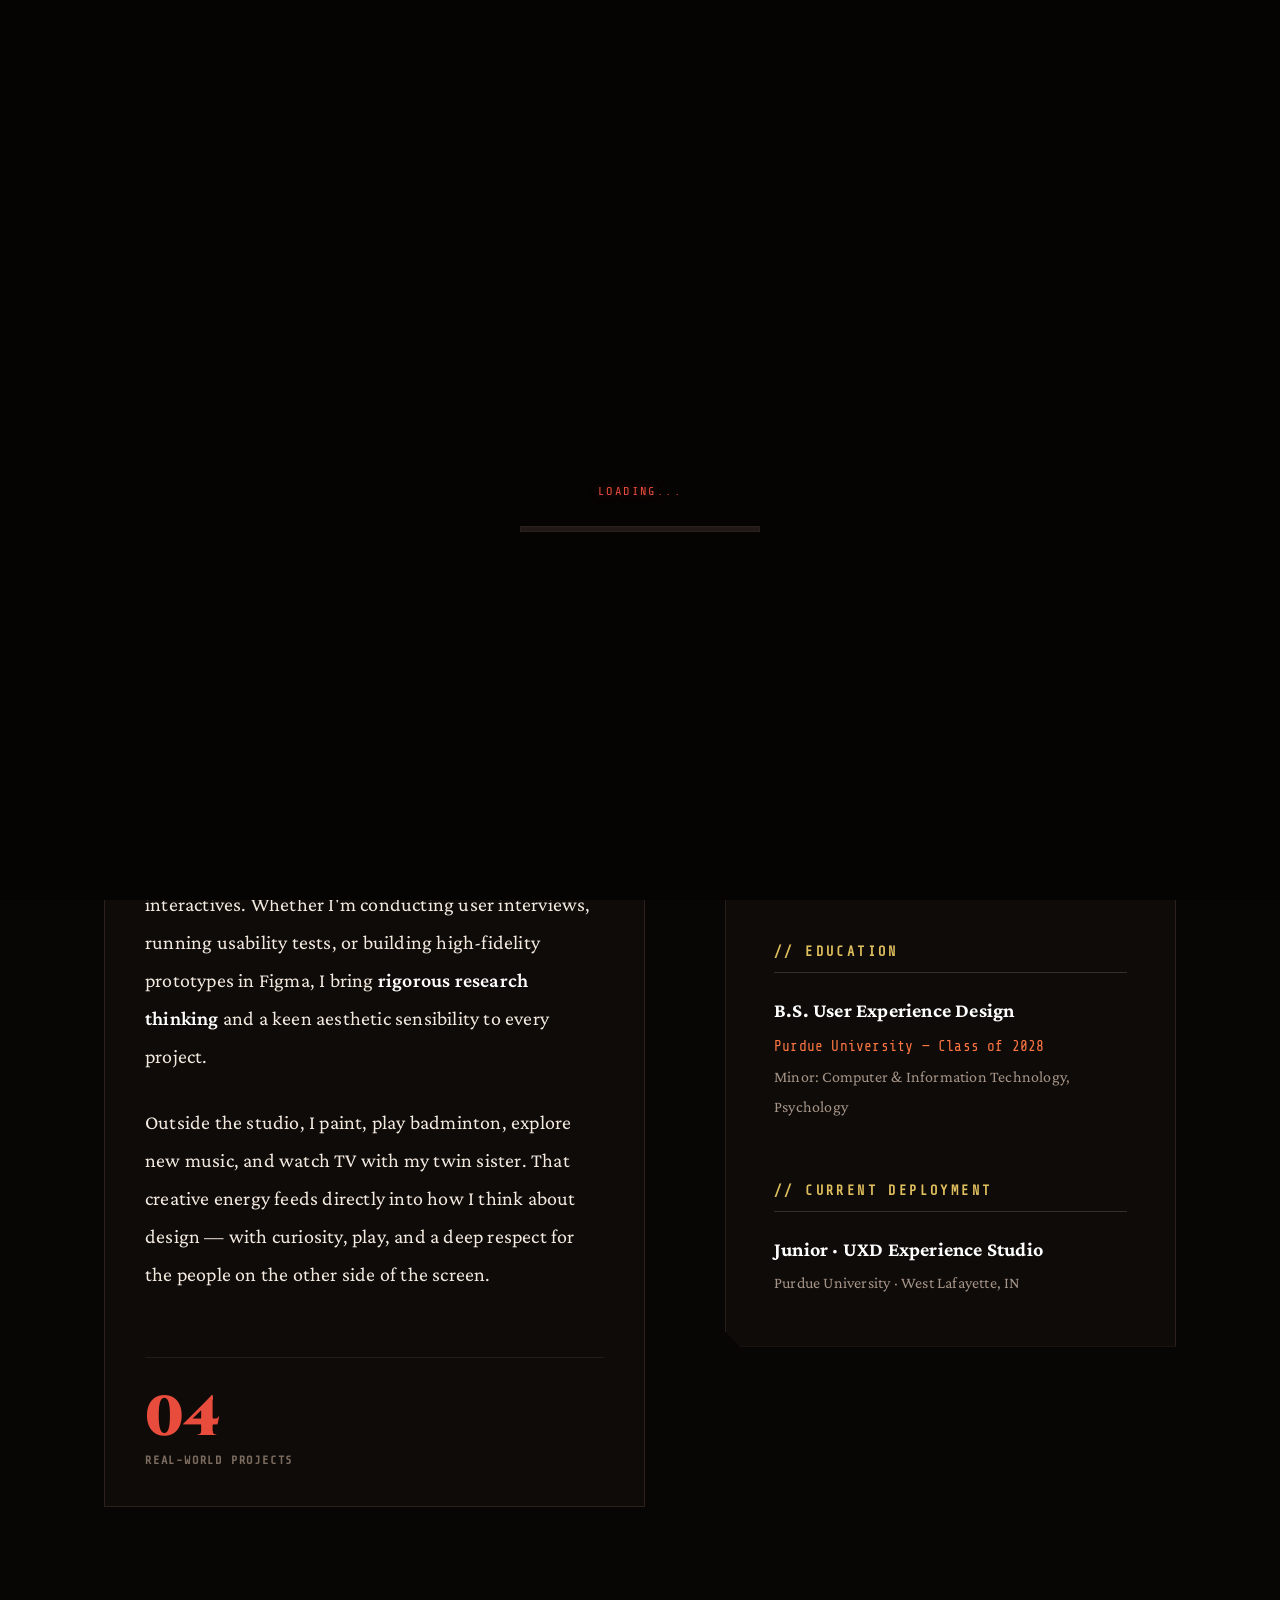
<file: about.html>
<!DOCTYPE html>
<html lang="en">
<head>
  <meta charset="UTF-8" />
  <meta name="viewport" content="width=device-width, initial-scale=1.0" />
  <title>About — Amrita Saripalli</title>
  <link rel="preconnect" href="https://fonts.googleapis.com">
  <link rel="preconnect" href="https://fonts.gstatic.com" crossorigin>
  <link href="https://fonts.googleapis.com/css2?family=Cinzel:wght@400;600;900&family=Crimson+Pro:ital,wght@0,300;0,400;0,600;1,300;1,400&family=Share+Tech+Mono&display=swap" rel="stylesheet">
  <link rel="stylesheet" href="style.css">
</head>
<body>

  <div id="game-loader">
    <div class="loader-content">
      <div class="pixel-leon"></div>
      <p class="loader-text">LOADING...</p>
      <div class="loader-bar-container">
        <div class="loader-bar"></div>
      </div>
    </div>
  </div>

  <div id="cursor-dot"></div>
  <div id="cursor-ring"></div>

  <nav>
    <a href="index.html" class="nav-logo">Amrita Saripalli</a>
    <ul class="nav-links">
      <li><a href="about.html" style="color: var(--canvas);">About</a></li>
      <li><a href="index.html#projects">Work</a></li>
      <li><a href="index.html#contact">Contact</a></li>
    </ul>
  </nav>

  <main class="clean-about-wrapper">
    <header class="about-hero-header">
      <h2 class="section-title">Designer. Researcher.<br>Problem Solver.</h2>
      <div class="section-divider"></div>
    </header>

    <div class="clean-about-grid">
      
      <section class="bio-panel standard-about-box">
        <div class="text-block biography-content-text">
          <p>
            I'm <strong>Amrita Saripalli</strong>, a second-year UX Design student at Purdue University pursuing a Bachelor's degree with a minor in <em>Computer & Information Technology</em>. I sit at the intersection of design, technology, and human behavior — driven by a belief that the best digital experiences feel invisible.
          </p>
          <p>
            My work spans enterprise analytics platforms, AI-powered marketing tools, and museum exhibit interactives. Whether I'm conducting user interviews, running usability tests, or building high-fidelity prototypes in Figma, I bring <strong>rigorous research thinking</strong> and a keen aesthetic sensibility to every project.
          </p>
          <p>
            Outside the studio, I paint, play badminton, explore new music, and watch TV with my twin sister. That creative energy feeds directly into how I think about design — with curiosity, play, and a deep respect for the people on the other side of the screen.
          </p>
        </div>

        <div class="clean-stats-row">
          <div class="clean-stat-item">
            <span class="stat-num">04</span>
            <span class="stat-lbl">Real-World Projects</span>
      </section>

      <aside class="meta-panel">
        
        <div class="meta-section">
          <h4 class="meta-title">// Tools & Methods</h4>
          <div class="clean-tags-container">
            <span class="tag">Figma,</span>
            <span class="tag">Framer,</span>
            <span class="tag">Notion,</span>
            <span class="tag">HTML / CSS,</span>
            <span class="tag">User Interviews,</span>
            <span class="tag">Usability Testing,</span>
            <span class="tag">Journey Mapping,</span>
            <span class="tag">Affinity Diagrams,</span>
            <span class="tag">Competitive Analysis,</span>
            <span class="tag">Wireframing,</span>
            <span class="tag">Hi-Fi Prototyping,</span>
            <span class="tag">A/B Testing,</span>
            <span class="tag">Concept Testing</span>
          </div>
        </div>

        <div class="meta-section">
          <h4 class="meta-title">// Education</h4>
          <div class="meta-details">
            <strong>B.S. User Experience Design</strong>
            <p class="sub-detail">Purdue University — Class of 2028</p>
            <p class="ash-detail">Minor: Computer & Information Technology, Psychology</p>
          </div>
        </div>

        <div class="meta-section">
          <h4 class="meta-title">// Current Deployment</h4>
          <div class="meta-details">
            <strong>Junior · UXD Experience Studio</strong>
            <p class="ash-detail">Purdue University · West Lafayette, IN</p>
          </div>
        </div>

      </aside>
    </div>
  </main>

  <div id="global-teleport-leon" class="global-patrol-leon">
    <div class="beam-cone-ray"></div>
  </div>

  <script src="main.js"></script>
</body>
</html>
</file>
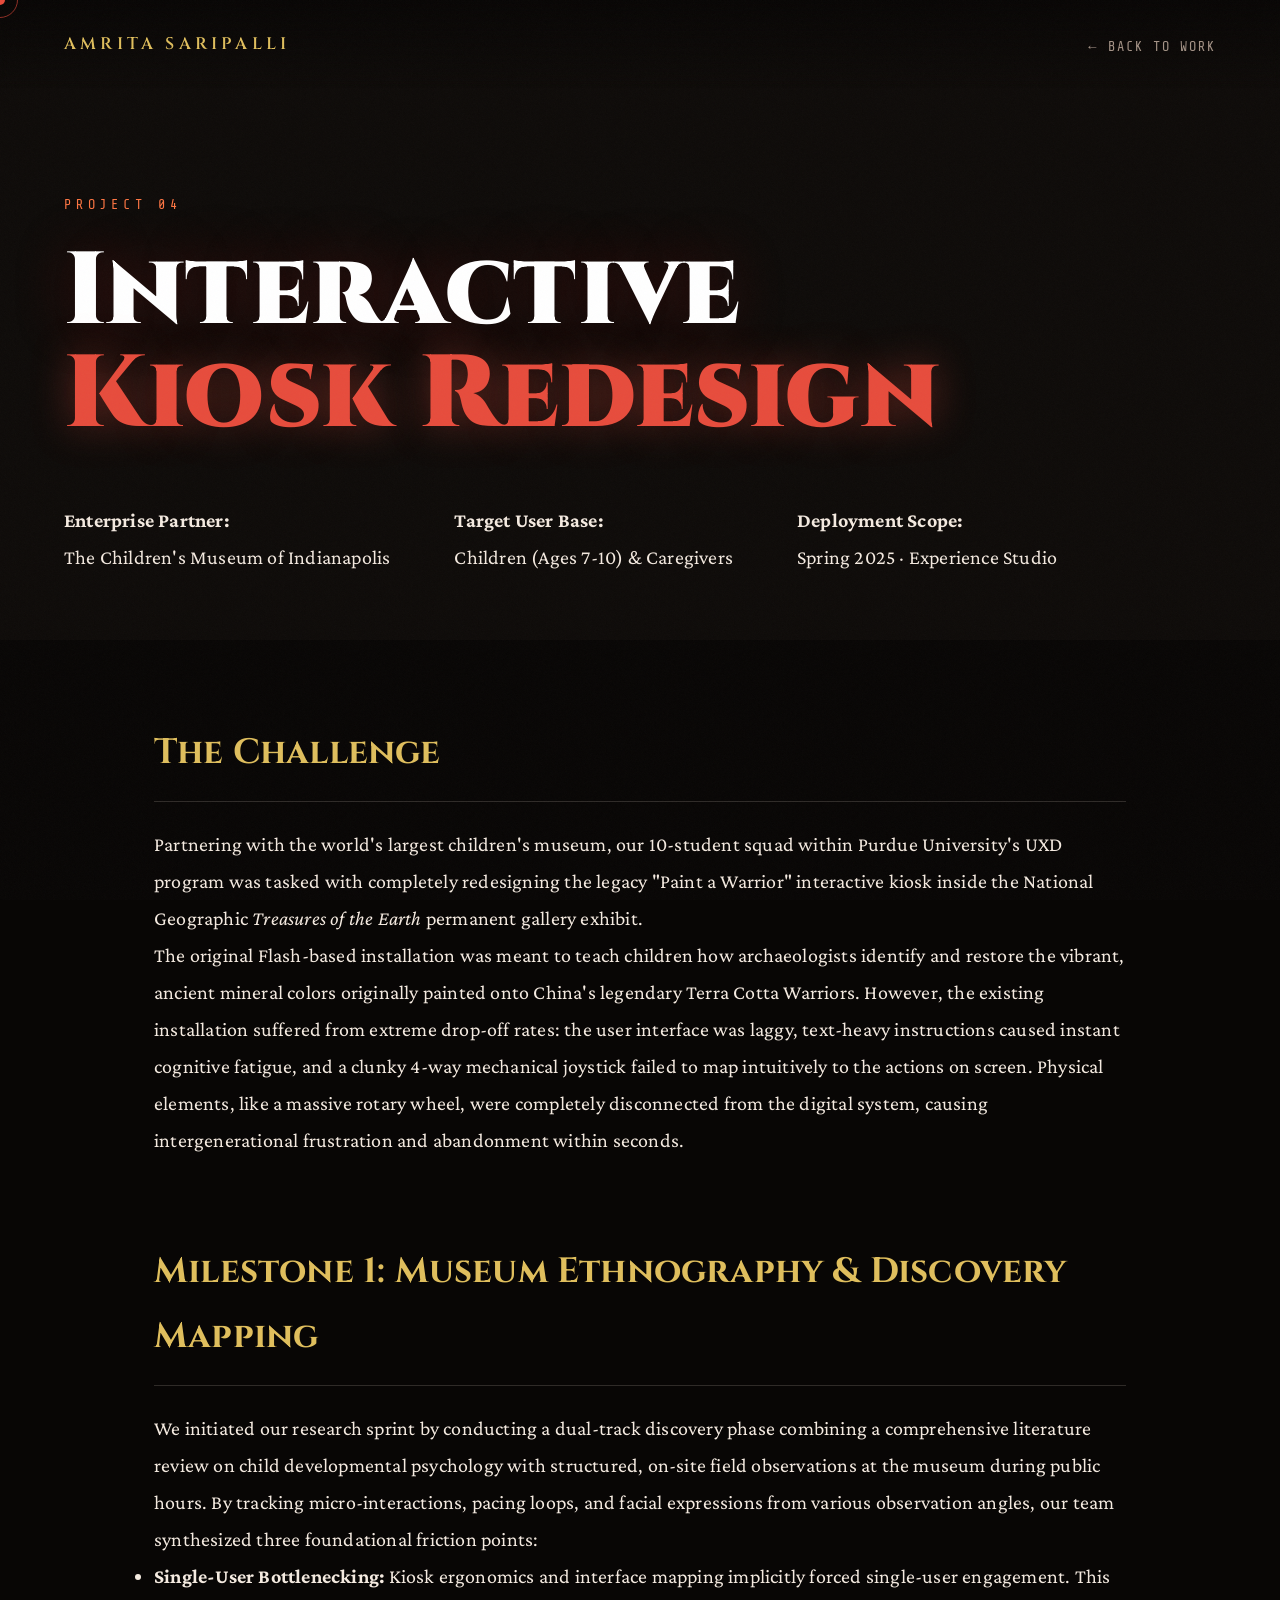
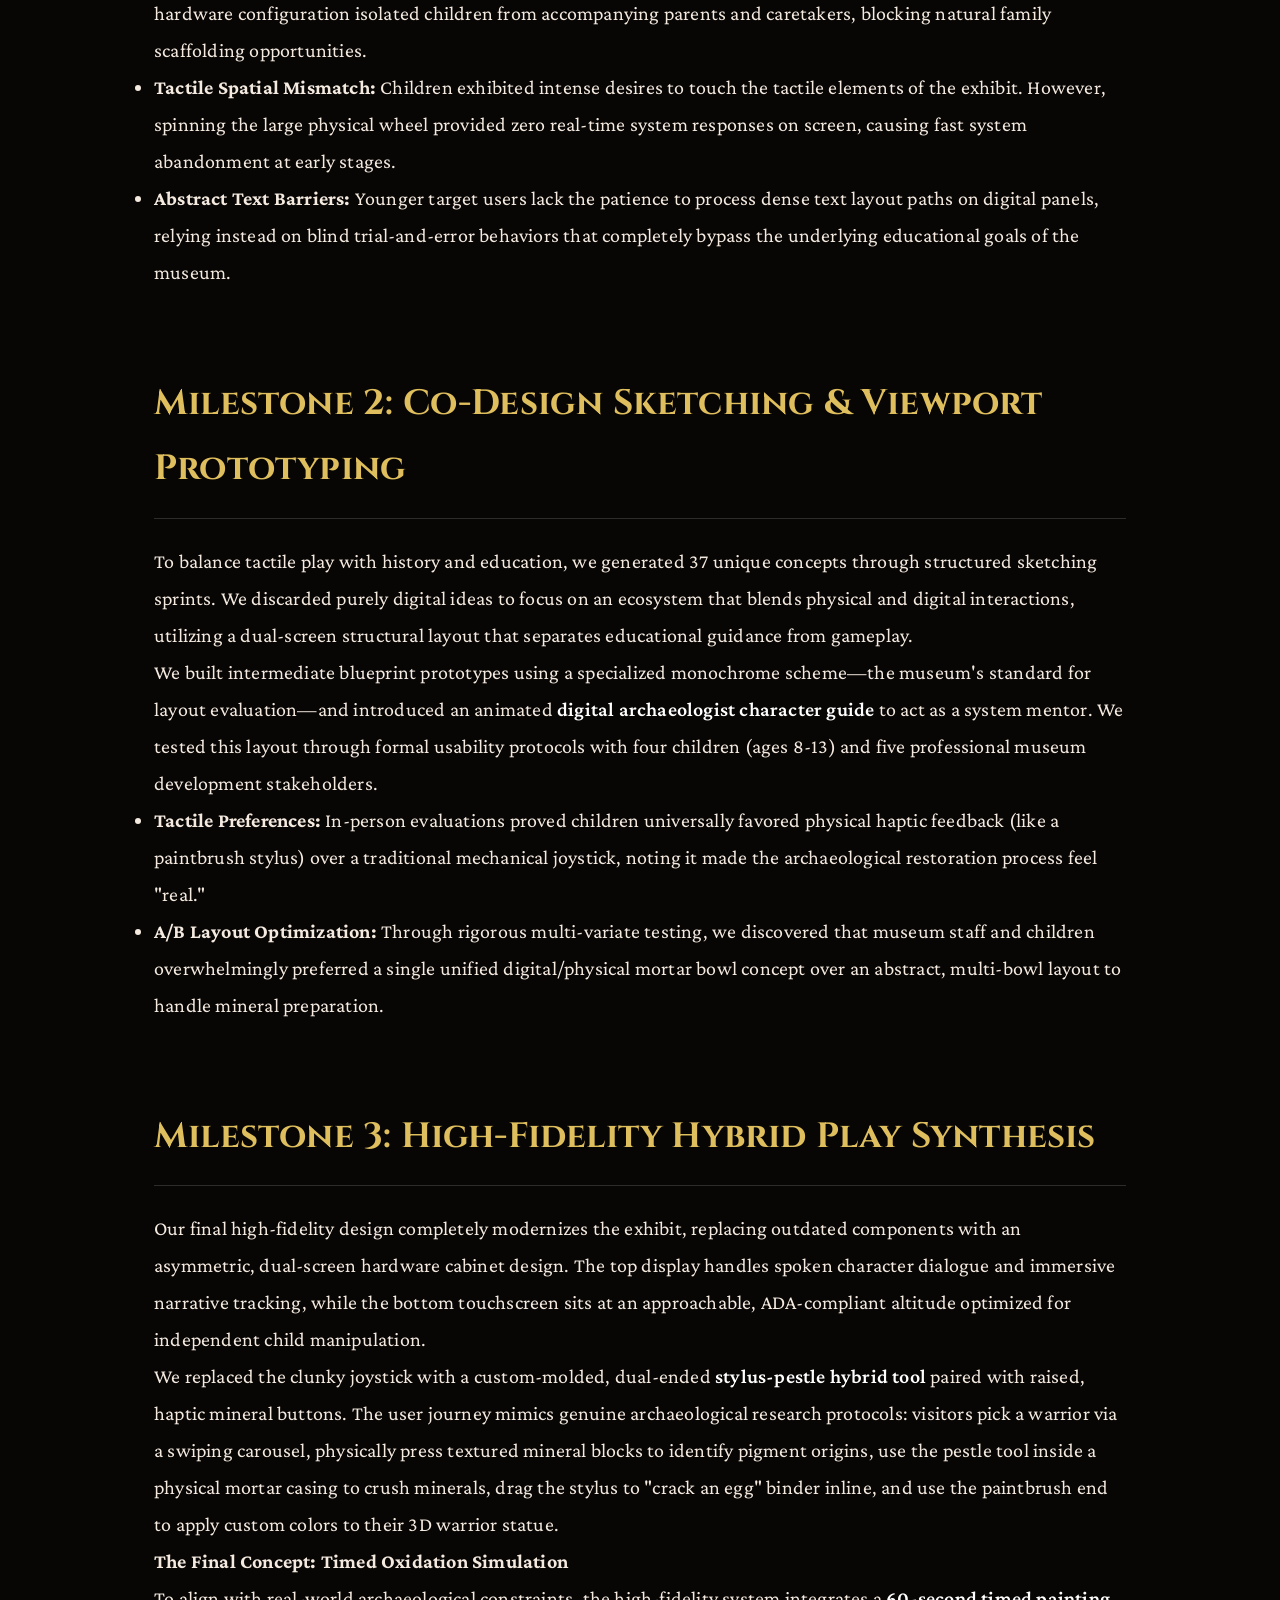
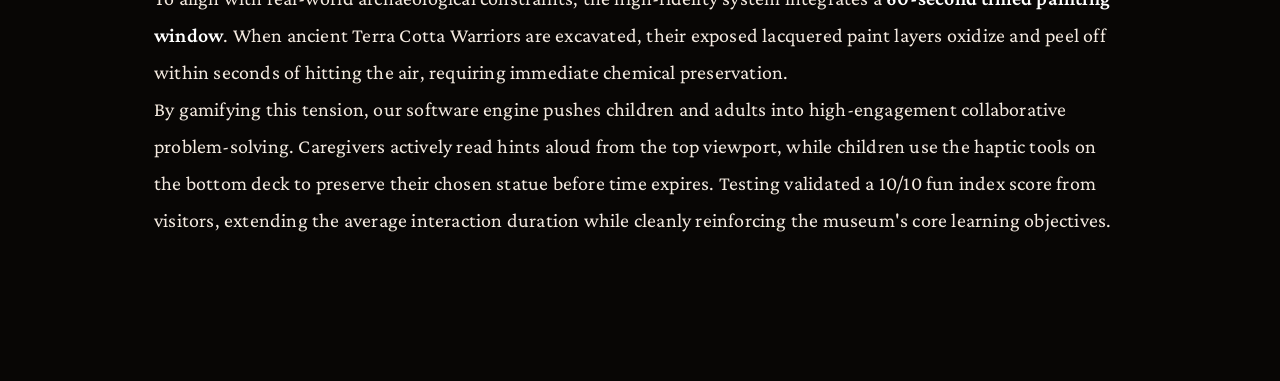
<file: indy_museum.html>
<!DOCTYPE html>
<html lang="en">
<head>
  <meta charset="UTF-8" />
  <meta name="viewport" content="width=device-width, initial-scale=1.0" />
  <title>Indianapolis Children's Museum — Case Study</title>
  <link rel="preconnect" href="https://fonts.googleapis.com">
  <link rel="preconnect" href="https://fonts.gstatic.com" crossorigin>
  <link href="https://fonts.googleapis.com/css2?family=Cinzel:wght@400;600;900&family=Crimson+Pro:ital,wght@0,300;0,400;0,600;1,300;1,400&family=Share+Tech+Mono&display=swap" rel="stylesheet">
  <link rel="stylesheet" href="style.css">
  <style>
    #project-hero { padding: 12rem 4rem 4rem; background: var(--void); }
    .case-study-body { padding: 0 4rem 8rem; max-width: 1100px; margin: 0 auto; }
    .phase-heading { font-family: var(--font-display); font-size: 2.2rem; color: var(--gold); margin: 5rem 0 1.5rem; border-bottom: 1px solid var(--fog-md); padding-bottom: 1rem; }
  </style>
</head>
<body>

  <div id="cursor-dot"></div>
  <div id="cursor-ring"></div>

  <nav>
    <a href="index.html" class="nav-logo">Amrita Saripalli</a>
    <ul class="nav-links">
      <li><a href="index.html#projects">← Back to Work</a></li>
    </ul>
  </nav>

  <section id="project-hero">
    <p class="hero-eyebrow">Project 04</p>
    <h1 class="hero-name" style="font-size: clamp(3rem, 6vw, 4.8rem);">Interactive<br><span>Kiosk Redesign</span></h1>
    
    <div class="project-meta" style="display: flex; flex-wrap: wrap; gap: 4rem; margin-top: 3.5rem; text-align: left;">
      <div><span><strong>Enterprise Partner:</strong><br>The Children's Museum of Indianapolis</span></div>
      <div><span><strong>Target User Base:</strong><br>Children (Ages 7-10) &amp; Caregivers</span></div>
      <div><span><strong>Deployment Scope:</strong><br>Spring 2025 · Experience Studio</span></div>
    </div>
  </section>

  <main class="case-study-body">
    
    <h2 class="phase-heading">The Challenge</h2>
    <div class="project-desc">
      <p>
        Partnering with the world's largest children's museum, our 10-student squad within Purdue University's UXD program was tasked with completely redesigning the legacy "Paint a Warrior" interactive kiosk inside the National Geographic <em>Treasures of the Earth</em> permanent gallery exhibit. 
      </p>
      <p>
        The original Flash-based installation was meant to teach children how archaeologists identify and restore the vibrant, ancient mineral colors originally painted onto China's legendary Terra Cotta Warriors. However, the existing installation suffered from extreme drop-off rates: the user interface was laggy, text-heavy instructions caused instant cognitive fatigue, and a clunky 4-way mechanical joystick failed to map intuitively to the actions on screen. Physical elements, like a massive rotary wheel, were completely disconnected from the digital system, causing intergenerational frustration and abandonment within seconds.
      </p>
    </div>

    <h2 class="phase-heading">Milestone 1: Museum Ethnography &amp; Discovery Mapping</h2>
    <div class="project-desc">
      <p>
        We initiated our research sprint by conducting a dual-track discovery phase combining a comprehensive literature review on child developmental psychology with structured, on-site field observations at the museum during public hours. By tracking micro-interactions, pacing loops, and facial expressions from various observation angles, our team synthesized three foundational friction points:
      </p>
      <ul class="doc-list">
        <li><strong>Single-User Bottlenecking:</strong> Kiosk ergonomics and interface mapping implicitly forced single-user engagement. This hardware configuration isolated children from accompanying parents and caretakers, blocking natural family scaffolding opportunities.</li>
        <li><strong>Tactile Spatial Mismatch:</strong> Children exhibited intense desires to touch the tactile elements of the exhibit. However, spinning the large physical wheel provided zero real-time system responses on screen, causing fast system abandonment at early stages.</li>
        <li><strong>Abstract Text Barriers:</strong> Younger target users lack the patience to process dense text layout paths on digital panels, relying instead on blind trial-and-error behaviors that completely bypass the underlying educational goals of the museum.</li>
      </ul>
    </div>

    <h2 class="phase-heading">Milestone 2: Co-Design Sketching &amp; Viewport Prototyping</h2>
    <div class="project-desc">
      <p>
        To balance tactile play with history and education, we generated 37 unique concepts through structured sketching sprints. We discarded purely digital ideas to focus on an ecosystem that blends physical and digital interactions, utilizing a dual-screen structural layout that separates educational guidance from gameplay.
      </p>
      <p>
        We built intermediate blueprint prototypes using a specialized monochrome scheme—the museum's standard for layout evaluation—and introduced an animated <strong>digital archaeologist character guide</strong> to act as a system mentor. We tested this layout through formal usability protocols with four children (ages 8-13) and five professional museum development stakeholders.
      </p>
      <ul class="doc-list">
        <li><strong>Tactile Preferences:</strong> In-person evaluations proved children universally favored physical haptic feedback (like a paintbrush stylus) over a traditional mechanical joystick, noting it made the archaeological restoration process feel "real."</li>
        <li><strong>A/B Layout Optimization:</strong> Through rigorous multi-variate testing, we discovered that museum staff and children overwhelmingly preferred a single unified digital/physical mortar bowl concept over an abstract, multi-bowl layout to handle mineral preparation.</li>
      </ul>
    </div>

    <h2 class="phase-heading">Milestone 3: High-Fidelity Hybrid Play Synthesis</h2>
    <div class="project-desc">
      <p>
        Our final high-fidelity design completely modernizes the exhibit, replacing outdated components with an asymmetric, dual-screen hardware cabinet design. The top display handles spoken character dialogue and immersive narrative tracking, while the bottom touchscreen sits at an approachable, ADA-compliant altitude optimized for independent child manipulation.
      </p>
      <p>
        We replaced the clunky joystick with a custom-molded, dual-ended <strong>stylus-pestle hybrid tool</strong> paired with raised, haptic mineral buttons. The user journey mimics genuine archaeological research protocols: visitors pick a warrior via a swiping carousel, physically press textured mineral blocks to identify pigment origins, use the pestle tool inside a physical mortar casing to crush minerals, drag the stylus to "crack an egg" binder inline, and use the paintbrush end to apply custom colors to their 3D warrior statue.
      </p>
    </div>

    <div class="outcome-callout">
      <h4>The Final Concept: Timed Oxidation Simulation</h4>
      <p>
        To align with real-world archaeological constraints, the high-fidelity system integrates a <strong>60-second timed painting window</strong>. When ancient Terra Cotta Warriors are excavated, their exposed lacquered paint layers oxidize and peel off within seconds of hitting the air, requiring immediate chemical preservation.
      </p>
      <p>
        By gamifying this tension, our software engine pushes children and adults into high-engagement collaborative problem-solving. Caregivers actively read hints aloud from the top viewport, while children use the haptic tools on the bottom deck to preserve their chosen statue before time expires. Testing validated a 10/10 fun index score from visitors, extending the average interaction duration while cleanly reinforcing the museum's core learning objectives.
      </p>
    </div>
  </main>

  <div id="global-teleport-leon" class="global-patrol-leon">
    <div class="beam-cone-ray"></div>
  </div>

  <script src="main.js"></script>
</body>
</html>
</file>
<file: style.css>
/* ═══════════════════════════════════════════
    DESIGN TOKENS (UPDATED FOR HIGHER READABILITY)
═══════════════════════════════════════════ */
:root {
  --ink:        #080605;
  --void:       #0e0b09;
  --deep:       #16110e;
  --surface:    #201915;
  --panel:      #2b201b;
  --muted:      #7c6b5f; 
  --ash:        #a59487; 
  --canvas:     #f4eae0; 
  --parchment:  #ffffff; 
  --blood:      #a61c1c;
  --crimson:    #e74c3c; 
  --ember:      #ff7643; 
  --gold:       #dfbe5d; 
  --pale-gold:  #fad773;
  --fog:        rgba(244,234,224,0.08);
  --fog-md:     rgba(244,234,224,0.16);
  --fog-lg:     rgba(244,234,224,0.28);

  --font-display: 'Cinzel', serif;
  --font-body:    'Crimson Pro', serif;
  --font-mono:    'Share Tech Mono', monospace;

  --ease-smooth: cubic-bezier(0.25, 0.46, 0.45, 0.94);
  --ease-bounce: cubic-bezier(0.34, 1.56, 0.64, 1);
}

/* ═══════════════════════════════════════════
    RESET & BASE
═══════════════════════════════════════════ */
*, *::before, *::after { box-sizing: border-box; margin: 0; padding: 0; }

html { scroll-behavior: smooth; }

body {
  background: var(--ink);
  color: var(--canvas);
  font-family: var(--font-body);
  font-size: 20px; 
  line-height: 1.85; 
  overflow-x: hidden;
  cursor: none;
  letter-spacing: 0.01em;
}

p strong {
  color: var(--parchment);
  font-weight: 600;
}

/* ═══════════════════════════════════════════
    STANDARD CURSOR DECORATORS
═══════════════════════════════════════════ */
#cursor-dot {
  position: absolute; top: 0; left: 0; z-index: 99999;
  width: 10px; height: 10px; border-radius: 50%;
  background: var(--crimson);
  pointer-events: none;
  transform: translate(-50%,-50%);
  transition: width 0.2s, height 0.2s, background 0.2s;
}
#cursor-ring {
  position: absolute; top: 0; left: 0; z-index: 99998;
  width: 36px; height: 36px; border-radius: 50%;
  border: 1px solid rgba(231,76,60,0.6);
  pointer-events: none;
  transform: translate(-50%,-50%);
}
body:has(a:hover) #cursor-dot,
body:has(button:hover) #cursor-dot { width: 16px; height: 16px; background: var(--ember); }
body:has(a:hover) #cursor-ring,
body:has(button:hover) #cursor-ring { width: 54px; height: 54px; border-color: var(--ember); }

body::before {
  content: '';
  position: fixed; inset: 0; z-index: 9990;
  pointer-events: none;
  opacity: 0.03;
  background-image: url("data:image/svg+xml,%3Csvg viewBox='0 0 256 256' xmlns='http://www.w3.org/2000/svg'%3E%3Cfilter id='noise'%3E%3CfeTurbulence type='fractalNoise' baseFrequency='0.9' numOctaves='4' stitchTiles='stitch'/%3E%3C/filter%3E%3Crect width='100%25' height='100%25' filter='url(%23noise)'/%3E%3C/svg%3E");
  background-size: 128px;
}

/* ═══════════════════════════════════════════
    NAVIGATION
═══════════════════════════════════════════ */
nav {
  position: fixed; top: 0; left: 0; right: 0; z-index: 900;
  display: flex; align-items: center; justify-content: space-between;
  padding: 1.6rem 4rem;
  background: linear-gradient(to bottom, rgba(8,6,5,0.98) 0%, transparent 100%);
  backdrop-filter: blur(4px);
}

.nav-logo {
  font-family: var(--font-display);
  font-size: 1.05rem;
  letter-spacing: 0.25em;
  color: var(--gold);
  text-decoration: none;
  text-transform: uppercase;
  font-weight: 600;
}

.nav-links { display: flex; gap: 3rem; list-style: none; }
.nav-links a {
  font-family: var(--font-mono);
  font-size: 0.85rem;
  letter-spacing: 0.15em;
  color: var(--ash);
  text-decoration: none;
  text-transform: uppercase;
  transition: color 0.25s;
  position: relative;
}
.nav-links a::after {
  content: '';
  position: absolute; bottom: -3px; left: 0; right: 0;
  height: 2px; background: var(--crimson);
  transform: scaleX(0); transform-origin: left;
  transition: transform 0.3s var(--ease-smooth);
}
.nav-links a:hover { color: var(--canvas); }
.nav-links a:hover::after { transform: scaleX(1); }

/* ═══════════════════════════════════════════
    HERO SECTION
═══════════════════════════════════════════ */
#hero {
  min-height: 100vh;
  display: flex; flex-direction: column;
  justify-content: center; align-items: flex-start;
  padding: 10rem 4rem 4rem;
  position: relative;
  overflow: hidden;
}
#hero::before {
  content: '';
  position: absolute; inset: 0;
  background:
    radial-gradient(ellipse 60% 60% at 85% 50%, rgba(166,28,28,0.22) 0%, transparent 70%),
    radial-gradient(ellipse 40% 70% at 10% 80%, rgba(223,190,93,0.08) 0%, transparent 60%);
}

.hero-eyebrow {
  font-family: var(--font-mono);
  font-size: 0.85rem;
  letter-spacing: 0.35em;
  color: var(--ember);
  text-transform: uppercase;
  margin-bottom: 1.5rem;
}

.hero-tagline {
  margin-top: 2.5rem;
  max-width: 580px;
  font-size: 1.4rem;
  color: var(--canvas);
}

.hero-cta { margin-top: 3.5rem; display: flex; gap: 1.5rem; }

.btn-primary {
  display: inline-block;
  padding: 1rem 2.5rem;
  font-family: var(--font-mono);
  font-size: 0.85rem;
  letter-spacing: 0.15em;
  text-transform: uppercase;
  text-decoration: none;
  color: #000000;
  background: var(--crimson);
  font-weight: 600;
  transition: all 0.25s;
  clip-path: polygon(0 0, calc(100% - 12px) 0, 100% 12px, 100% 100%, 12px 100%, 0 calc(100% - 12px));
}
.btn-primary:hover {
  background: var(--ember);
  transform: translateY(-3px);
  box-shadow: 0 10px 30px rgba(231,76,60,0.4);
}

.btn-ghost {
  display: inline-block;
  padding: 1rem 2.5rem;
  font-family: var(--font-mono);
  font-size: 0.85rem;
  letter-spacing: 0.15em;
  text-transform: uppercase;
  text-decoration: none;
  color: var(--canvas);
  border: 1px solid var(--muted);
  transition: all 0.25s;
  clip-path: polygon(0 0, calc(100% - 12px) 0, 100% 12px, 100% 100%, 12px 100%, 0 calc(100% - 12px));
}
.btn-ghost:hover {
  border-color: var(--parchment);
  color: var(--parchment);
  background: rgba(255,255,255,0.03);
}

/* ═══════════════════════════════════════════
    SECTIONS & GRID SYSTEM
═══════════════════════════════════════════ */
section { padding: 8rem 4rem; }
.section-label {
  font-family: var(--font-mono);
  font-size: 0.85rem;
  letter-spacing: 0.35em;
  color: var(--ember);
  text-transform: uppercase;
  margin-bottom: 1rem;
}
.section-title {
  font-family: var(--font-display);
  font-size: clamp(2.6rem, 5vw, 4rem);
  color: var(--parchment);
}
.section-divider {
  width: 100px; height: 2px;
  background: linear-gradient(to right, var(--crimson), transparent);
  margin: 2rem 0 4rem;
}

/* ═══════════════════════════════════════════
    FUN & INTERACTIVE SNEAK-PEEK VIEWPORTS
═══════════════════════════════════════════ */
.project-overview {
  display: grid;
  grid-template-columns: 1fr 320px; 
  gap: 2.5rem;
  align-items: center;
  margin-bottom: 4rem;
  width: 100%;
}

.project-sidebar {
  display: flex;
  justify-content: flex-end; 
  align-items: center;
  width: 100%;
}

.sneak-peek-viewport {
  position: relative;
  width: 100%;
  max-width: 280px; 
  aspect-ratio: 4 / 3; 
  background: var(--void);
  border: 1px solid var(--panel);
  overflow: hidden;
  clip-path: polygon(0 0, calc(100% - 15px) 0, 100% 15px, 100% 100%, 15px 100%, 0 calc(100% - 15px));
  transition: border-color 0.4s var(--ease-smooth), box-shadow 0.4s var(--ease-smooth);
}

.sneak-peek-viewport::before,
.sneak-peek-viewport::after {
  content: '';
  position: absolute;
  width: 12px;
  height: 12px;
  z-index: 10;
  pointer-events: none;
  transition: border-color 0.3s;
}
.sneak-peek-viewport::before {
  top: 10px; left: 10px;
  border-top: 2px solid var(--muted);
  border-left: 2px solid var(--muted);
}
.sneak-peek-viewport::after {
  bottom: 10px; right: 10px;
  border-bottom: 2px solid var(--muted);
  border-right: 2px solid var(--muted);
}

.sneak-peek-viewport img {
  width: 100%;
  height: 100%;
  object-fit: cover;
  display: block;
  filter: brightness(0.4) grayscale(0.5) contrast(1.1); 
  transform: scale(1.03) rotate(-0.5deg);
  transition: transform 0.6s cubic-bezier(0.25, 1, 0.5, 1), filter 0.6s var(--ease-smooth);
}

.peek-badge {
  position: absolute;
  bottom: 12px;
  left: 12px;
  font-family: var(--font-mono);
  font-size: 0.65rem;
  letter-spacing: 0.2em;
  color: var(--muted);
  background: rgba(8, 6, 5, 0.9);
  padding: 2px 8px;
  text-transform: uppercase;
  z-index: 5;
  border: 1px solid transparent;
  transition: all 0.3s;
}
.peek-badge::before {
  content: '🔒 REVEAL SNEAK PEEK';
}

.project-entry:hover .sneak-peek-viewport {
  border-color: var(--ember);
  box-shadow: 0 0 25px rgba(255, 118, 67, 0.18);
}

.project-entry:hover .sneak-peek-viewport::before,
.project-entry:hover .sneak-peek-viewport::after {
  border-color: var(--ember); 
}

.project-entry:hover .sneak-peek-viewport img {
  filter: brightness(1.0) grayscale(0) contrast(1.0); 
  transform: scale(1.1) rotate(0deg); 
}

.project-entry:hover .peek-badge {
  color: var(--ember);
  border-color: var(--blood);
  background: var(--ink);
}
.project-entry:hover .peek-badge::before {
  content: '👁️ DOSSIER UNLOCKED'; 
}

/* ═══════════════════════════════════════════
    PIXEL LEON GAME LOADER
═══════════════════════════════════════════ */
#game-loader {
  position: fixed;
  inset: 0;
  background: #050403; 
  z-index: 100000; 
  display: flex;
  justify-content: center;
  align-items: center;
  transition: opacity 0.6s cubic-bezier(0.25, 0.46, 0.45, 0.94), visibility 0.6s;
}

.loader-content {
  text-align: center;
  display: flex;
  flex-direction: column;
  align-items: center;
  gap: 1.5rem;
}

.pixel-leon {
  width: 8px;  
  height: 8px; 
  position: relative;
  left: -8px; 
  margin-bottom: 80px; 
  image-rendering: pixelated;
  image-rendering: crisp-edges;
  transform: scale(2.5); 
  animation: pureLeonRun 0.5s steps(1) infinite;
}

.loader-text {
  font-family: 'Share Tech Mono', monospace;
  font-size: 0.75rem;
  letter-spacing: 0.2em;
  color: #e74c3c;
  text-shadow: 0 0 10px rgba(231, 76, 60, 0.4);
}

.loader-bar-container {
  width: 240px;
  height: 6px;
  background: #201915;
  border: 1px solid #2b201b;
  padding: 2px;
  overflow: hidden;
}

.loader-bar {
  height: 100%;
  width: 0%;
  background: #ff7643;
  box-shadow: 0 0 8px #ff7643;
  animation: loadProgress 1.8s cubic-bezier(0.25, 1, 0.5, 1) forwards;
}

@keyframes pureLeonRun {
  0%, 100% {
    box-shadow:
      4px -24px #dfbe5d, 8px -24px #dfbe5d, 12px -24px #dfbe5d,
      0px -20px #dfbe5d, 4px -20px #fad773, 8px -20px #fad773, 12px -20px #dfbe5d,
      4px -16px #f4eae0, 8px -16px #f4eae0, 12px -16px #f4eae0,
      4px -12px #34527d, 8px -12px #4a72a8, 12px -12px #34527d,
      0px -8px #34527d, 2px -8px #4a72a8, 8px -8px #4a72a8, 12px -8px #34527d, 16px -8px #34527d,
      4px -4px #34527d, 8px -4px #34527d, 12px -4px #34527d,
      4px 0px #111, 12px 0px #111,
      0px 4px #111, 16px 4px #111;
  }
  50% {
    box-shadow:
      4px -25px #dfbe5d, 8px -25px #dfbe5d, 12px -25px #dfbe5d,
      0px -21px #dfbe5d, 4px -21px #fad773, 8px -21px #fad773, 12px -21px #dfbe5d,
      4px -17px #f4eae0, 8px -17px #f4eae0, 12px -17px #f4eae0,
      4px -13px #34527d, 8px -13px #4a72a8, 12px -13px #34527d,
      2px -9px #34527d, 6px -9px #4a72a8, 10px -9px #4a72a8, 14px -9px #34527d,
      6px -5px #34527d, 10px -5px #34527d,
      6px -1px #111, 10px -1px #111,
      8px 3px #111, 12px 7px #111;
  }
}

@keyframes loadProgress {
  0% { width: 0%; }
  25% { width: 35%; }
  60% { width: 65%; }
  100% { width: 100%; }
}

#game-loader.loaded {
  opacity: 0;
  visibility: hidden;
  pointer-events: none;
}

/* ═══════════════════════════════════════════
    CLEAN ABOUT PAGE STRUCTURE (FIXED GRID)
═══════════════════════════════════════════ */
.clean-about-wrapper {
  max-width: 1200px;
  margin: 0 auto;
  padding: 4rem 4rem 8rem 4rem;
  background: var(--ink);
}

.about-hero-header {
  margin-top: 6rem;
  margin-bottom: 5rem;
}

.clean-about-grid {
  display: grid;
  grid-template-columns: 1.2fr 1fr;
  gap: 5rem;
  align-items: start;
}

.standard-about-box {
  background: var(--void);
  padding: 2.5rem;
  border: 1px solid var(--panel);
}

.biography-content-text p {
  font-size: 1.25rem;
  line-height: 1.9;
  color: var(--canvas); 
  margin-bottom: 1.8rem;
}

.biography-content-text strong { color: var(--parchment); }
.biography-content-text em { color: var(--gold); }

/* 🌍 GLOBAL TELEPORTING SAFE LAYOUT ENGINE (360 DEGREE FORK) 🌍 */
.global-patrol-leon {
  width: 8px;
  height: 8px;
  position: absolute !important; 
  z-index: 99999 !important;
  image-rendering: pixelated;
  image-rendering: crisp-edges;
  pointer-events: none;
  opacity: 0;
  transform: scale(2.5);
  transition: opacity 0.4s var(--ease-smooth);
}

.global-patrol-leon.visible-idle {
  opacity: 1;
  box-shadow:
    2px -16px #dfbe5d, 4px -16px #dfbe5d, 6px -16px #dfbe5d,
    2px -14px #fad773, 4px -14px #fad773, 6px -14px #dfbe5d,
    2px -12px #f4eae0, 4px -12px #f4eae0,
    2px -10px #4a72a8, 4px -10px #4a72a8, 6px -10px #34527d,
    0px -8px #34527d, 2px -8px #4a72a8, 4px -8px #4a72a8, 6px -8px #34527d,
    2px -6px #34527d, 4px -6px #34527d,
    2px -4px #7c8da3, 4px -4px #7c8da3,
    2px -2px #5a6b82, 4px -2px #5a6b82;
}

.global-patrol-leon.active-flash {
  box-shadow:
    2px -16px #dfbe5d, 4px -16px #dfbe5d, 6px -16px #dfbe5d,
    2px -14px #fad773, 4px -14px #fad773, 6px -14px #dfbe5d,
    2px -12px #f4eae0, 4px -12px #f4eae0,
    2px -10px #4a72a8, 4px -10px #4a72a8, 6px -10px #34527d, 8px -10px #ff7643, 10px -10px #ffffff,
    0px -8px #34527d, 2px -8px #4a72a8, 4px -8px #4a72a8, 6px -8px #34527d,
    2px -6px #34527d, 4px -6px #34527d,
    2px -4px #7c8da3, 4px -4px #7c8da3,
    2px -2px #5a6b82, 4px -2px #5a6b82;
}

.beam-cone-ray {
  position: absolute;
  top: -8px; 
  left: 8px; 
  width: 0px;
  height: 40px;
  transform-origin: left center; 
  pointer-events: none;
  opacity: 0;
  transition: opacity 0.3s ease, width 0.4s cubic-bezier(0.25, 1, 0.5, 1);
  z-index: 100;
}

.beam-cone-ray::after {
  content: '';
  position: absolute;
  inset: 0;
  background: linear-gradient(to right, rgba(250, 215, 115, 0.16) 0%, rgba(250, 215, 115, 0.04) 65%, transparent 100%);
  clip-path: polygon(0% 42%, 0% 58%, 100% 100%, 100% 0%);
}

.global-patrol-leon.active-flash .beam-cone-ray {
  width: 440px;
  opacity: 1;
}

/* ═══════════════════════════════════════════
    FIXED: METRICS DESIGN SYNCHRONIZATION
═══════════════════════════════════════════ */
.clean-stats-row {
  display: flex;
  gap: 4rem;
  margin-top: 4rem;
  padding-top: 2rem;
  border-top: 1px solid var(--fog);
}

.clean-stat-item {
  display: flex;
  flex-direction: column;
}

.clean-stat-item .stat-num,
.clean-stat-item * {
  font-family: var(--font-display) !important;
  font-size: 3.5rem !important;
  font-weight: 900 !important;
  color: var(--crimson) !important;
  line-height: 1 !important;
}

.clean-stat-item .stat-lbl,
.clean-stat-item .stat-lbl *,
.clean-stat-item span:last-child {
  font-family: var(--font-mono) !important;
  font-size: 0.75rem !important;
  letter-spacing: 0.15em !important;
  color: var(--muted) !important;
  text-transform: uppercase !important;
  margin-top: 0.5rem !important;
}

.meta-panel {
  display: flex;
  flex-direction: column;
  gap: 3.5rem;
  background: var(--void);
  padding: 3rem;
  border: 1px solid var(--panel);
  clip-path: polygon(0 0, calc(100% - 15px) 0, 100% 15px, 100% 100%, 15px 100%, 0 calc(100% - 15px));
}

.meta-title {
  font-family: var(--font-mono);
  font-size: 0.85rem;
  letter-spacing: 0.25em;
  color: var(--gold);
  text-transform: uppercase;
  margin-bottom: 1.2rem;
  border-bottom: 1px solid var(--fog-md);
  padding-bottom: 0.5rem;
}

.clean-tags-container {
  display: flex;
  flex-wrap: wrap;
  gap: 0.6rem;
}

.meta-details strong {
  font-size: 1.25rem;
  color: var(--parchment);
}

.meta-details .sub-detail {
  color: var(--ember);
  font-family: var(--font-mono);
  font-size: 0.9rem;
  margin: 0.2rem 0;
}

.meta-details .ash-detail {
  color: var(--ash);
  font-size: 1rem;
}

/* ═══════════════════════════════════════════
    AUTOMATED HOME PAGE HERO CODES
═══════════════════════════════════════════ */
.hero-name-interactive-group {
  display: inline-block !important;
  position: relative;
  z-index: 10;
  margin-top: 1rem;
  margin-bottom: 2rem;
}

.hero-name {
  display: block !important;
  margin: 0 !important;
  font-family: var(--font-display);
  font-size: clamp(3.8rem, 8vw, 8rem) !important; 
  font-weight: 900;
  line-height: 1.0;
  color: var(--parchment);
  text-shadow: 0 0 60px rgba(166,28,28,0.3);
}

.hero-name span {
  display: block;
  color: var(--crimson);
  text-shadow: 0 0 40px rgba(231,76,60,0.4);
}

.name-companion-leon {
  display: block !important;
  width: 8px;
  height: 8px;
  position: absolute !important;
  left: 620px;  
  bottom: 24px; 
  z-index: 9999 !important;
  image-rendering: pixelated;
  image-rendering: crisp-edges;
  transform: scale(2.5); 
  animation: leonPatrolScanner 5s steps(1) infinite !important;
}

.name-companion-leon::after {
  content: '';
  position: absolute;
  top: -8px; 
  right: 6px; 
  width: 0px;
  height: 35px;
  background: linear-gradient(to left, rgba(250, 215, 115, 0.45) 0%, rgba(250, 215, 115, 0.05) 75%, transparent 100%);
  clip-path: polygon(100% 42%, 100% 58%, 0% 100%, 0% 0%);
  opacity: 0;
  transform-origin: right center;
  pointer-events: none;
  animation: flashlightBeamPatrol 5s ease-in-out infinite !important;
}

@keyframes leonPatrolScanner {
  0%, 20%, 40% {
    box-shadow:
      2px -16px #dfbe5d, 4px -16px #dfbe5d, 6px -16px #dfbe5d,
      2px -14px #fad773, 4px -14px #fad773, 6px -14px #dfbe5d,
      2px -12px #f4eae0, 4px -12px #f4eae0,
      2px -10px #4a72a8, 4px -10px #4a72a8, 6px -10px #34527d,
      0px -8px #34527d, 2px -8px #4a72a8, 4px -8px #4a72a8, 6px -8px #34527d,
      2px -6px #34527d, 4px -6px #34527d,
      2px -4px #7c8da3, 4px -4px #7c8da3,
      2px -2px #5a6b82, 4px -2px #5a6b82;
  }
  10%, 30% {
    box-shadow:
      2px -15px #dfbe5d, 4px -15px #dfbe5d, 6px -15px #dfbe5d,
      2px -13px #fad773, 4px -13px #fad773, 6px -13px #dfbe5d,
      2px -11px #f4eae0, 4px -11px #f4eae0,
      2px -9px #4a72a8, 4px -9px #4a72a8, 6px -9px #34527d,
      0px -7px #34527d, 2px -7px #4a72a8, 4px -7px #4a72a8, 6px -7px #34527d,
      2px -5px #34527d, 4px -5px #34527d,
      2px -3px #7c8da3, 4px -3px #7c8da3,
      2px -1px #5a6b82, 4px -1px #5a6b82;
  }
  50%, 60%, 70%, 80% {
    box-shadow:
      2px -16px #dfbe5d, 4px -16px #dfbe5d, 6px -16px #dfbe5d,
      2px -14px #fad773, 4px -14px #fad773, 6px -14px #dfbe5d,
      2px -12px #f4eae0, 4px -12px #f4eae0,
      -2px -10px #ffffff, 0px -10px #ff7643, 2px -10px #4a72a8, 4px -10px #4a72a8, 6px -10px #34527d,
      0px -8px #34527d, 2px -8px #4a72a8, 4px -8px #4a72a8, 6px -8px #34527d,
      2px -6px #34527d, 4px -6px #34527d,
      2px -4px #7c8da3, 4px -4px #7c8da3,
      2px -2px #5a6b82, 4px -2px #5a6b82;
  }
  90% {
    box-shadow:
      2px -16px #dfbe5d, 4px -16px #dfbe5d, 6px -16px #dfbe5d,
      2px -14px #fad773, 4px -14px #fad773, 6px -14px #dfbe5d,
      2px -12px #f4eae0, 4px -12px #f4eae0,
      2px -10px #4a72a8, 4px -10px #4a72a8, 6px -10px #34527d,
      0px -8px #34527d, 2px -8px #4a72a8, 4px -8px #4a72a8, 6px -8px #34527d,
      2px -6px #34527d, 4px -6px #34527d,
      2px -4px #7c8da3, 4px -4px #7c8da3,
      2px -2px #5a6b82, 4px -2px #5a6b82;
  }
}

@keyframes flashlightBeamPatrol {
  0%, 48%, 92%, 100% { width: 0px; opacity: 0; }
  52%, 88% { width: 620px; opacity: 1; }
}

/* ═══════════════════════════════════════════
    BREADCRUMB CURSOR KEYFRAMES (FIXED SYNT)
═══════════════════════════════════════════ */
@keyframes typeSequence {
  0%, 10% { width: 0; }
  50%, 85% { width: 100%; }
  95%, 100% { width: 0; }
}

@keyframes blinkCursor {
  from, to { border-color: transparent; }
  50% { border-color: var(--ember); }
}

/* ═══════════════════════════════════════════
    ⚡ IMMERSIVE CODEC CHANNEL SELECT MATRIX ⚡
═══════════════════════════════════════════ */
.codec-wrapper {
  background: #0d0a08;
  border: 3px solid #2d241f;
  padding: 2.5rem;
  box-shadow: inset 0 0 40px rgba(0,0,0,0.85);
  position: relative;
}

.codec-hud-top {
  display: flex;
  justify-content: space-between;
  align-items: center;
  border-bottom: 1px solid rgba(244,234,224,0.1);
  padding-bottom: 1rem;
  margin-bottom: 2rem;
  font-family: var(--font-mono);
}

.hud-hardware-module {
  display: flex;
  align-items: center;
  gap: 0.75rem;
}

.hud-light-indicator {
  width: 12px;
  height: 12px;
  border-radius: 50%;
  background: #7f1d1d;
  box-shadow: 0 0 8px #7f1d1d;
  transition: background 0.4s var(--ease-smooth), box-shadow 0.4s;
}
.codec-wrapper.connected-signal .hud-light-indicator {
  background: #2ecc71;
  box-shadow: 0 0 14px #2ecc71;
}

.hud-serial {
  font-size: 0.75rem;
  color: var(--muted);
  letter-spacing: 0.05em;
  text-transform: uppercase;
}

.hud-frequency {
  font-size: 1.1rem;
  font-family: var(--font-mono);
  color: var(--ash);
  letter-spacing: 0.05em;
  transition: color 0.3s;
}
.codec-wrapper.connected-signal .hud-frequency {
  color: var(--pale-gold);
  text-shadow: 0 0 10px rgba(250,215,115,0.25);
}

.codec-display-matrix {
  display: grid;
  grid-template-columns: 1fr 1fr;
  gap: 2.5rem;
  margin-bottom: 2rem;
}

.codec-screen-panel {
  background: #040302;
  border: 1px solid rgba(244,234,224,0.08);
  display: flex;
  flex-direction: column;
}

.panel-tag {
  font-family: var(--font-mono);
  font-size: 0.65rem;
  color: var(--muted);
  background: #120e0b;
  padding: 0.4rem 1rem;
  border-bottom: 1px solid rgba(244,234,224,0.08);
  letter-spacing: 0.1em;
}

.panel-screen-viewfinder {
  position: relative;
  height: 220px;
  background: #060807;
  overflow: hidden;
  display: flex;
  justify-content: center;
  align-items: center;
}

.vfr-scanlines {
  position: absolute;
  inset: 0;
  background: linear-gradient(rgba(18,16,16,0) 50%, rgba(0,0,0,0.3) 50%);
  background-size: 100% 4px;
  z-index: 8;
  pointer-events: none;
}

.vfr-avatar-placeholder {
  text-align: center;
  color: var(--muted);
  font-family: var(--font-mono);
  font-size: 0.75rem;
  letter-spacing: 0.1em;
}
.vfr-avatar-placeholder::before {
  content: '';
  display: block;
  width: 60px;
  height: 70px;
  margin: 0 auto 0.8rem;
  background: linear-gradient(45deg, #1c1512, #2d201b);
  border: 1px solid rgba(244,234,224,0.15);
}

.panel-footer-identity {
  font-family: var(--font-mono);
  font-size: 0.8rem;
  color: var(--ash);
  text-align: center;
  background: #120e0b;
  padding: 0.5rem;
  border-top: 1px solid rgba(244,234,224,0.08);
  letter-spacing: 0.1em;
}

.codec-static-overlay {
  position: absolute;
  inset: 0;
  z-index: 15;
  pointer-events: none;
  background-image: url("data:image/svg+xml,%3Csvg viewBox='0 0 200 200' xmlns='http://www.w3.org/2000/svg'%3E%3Cfilter id='f'%3E%3CfeTurbulence type='fractalNoise' baseFrequency='0.8' numOctaves='3' stitchTiles='stitch'/%3E%3C/filter%3E%3Crect width='100%25' height='100%25' filter='url(%23f)'/%3E%3C/svg%3E");
  background-size: 140px;
  opacity: 0.85;
  mix-blend-mode: overlay;
  transition: opacity 0.4s var(--ease-smooth);
}

.vfr-social-feed {
  padding: 1.5rem;
  width: 100%;
  height: 100%;
  display: flex;
  flex-direction: column;
  justify-content: space-between;
  position: relative;
  z-index: 5;
}

.feed-status-text {
  font-family: var(--font-mono);
  font-size: 0.75rem;
  color: var(--ash);
  transition: color 0.3s;
}
.codec-wrapper.connected-signal .feed-status-text {
  color: #2ecc71;
}

.communicator-channels {
  display: flex;
  flex-direction: column;
  gap: 0.8rem;
  opacity: 0;
  transform: translateY(10px);
  pointer-events: none;
  transition: opacity 0.4s var(--ease-smooth), transform 0.4s var(--ease-smooth);
}
.codec-wrapper.connected-signal .communicator-channels {
  opacity: 1;
  transform: translateY(0);
  pointer-events: auto;
}

.comms-btn {
  display: block;
  background: #111512;
  border: 1px solid #1f2a22;
  padding: 0.8rem 1rem;
  text-decoration: none;
  color: var(--canvas);
  transition: all 0.25s ease;
}
.comms-btn:hover {
  background: #16221a;
  border-color: #2ecc71;
  box-shadow: 0 0 15px rgba(46,204,113,0.15);
}

.comms-label-group {
  display: flex;
  flex-direction: column;
  text-align: left;
}

.comms-pre {
  font-family: var(--font-mono);
  font-size: 0.65rem;
  color: var(--muted);
  letter-spacing: 0.1em;
}
.comms-btn:hover .comms-pre { color: #2ecc71; }

.comms-address {
  font-size: 0.95rem;
  font-weight: 600;
  margin-top: 0.1rem;
}

/* Straightforward discrete channel rack styling guidelines */
.codec-tuning-dashboard {
  margin-top: 2rem;
  background: #120e0b;
  border: 1px solid rgba(244,234,224,0.06);
  padding: 1.5rem;
}

.tuning-label-wrapper {
  display: flex;
  justify-content: space-between;
  align-items: center;
  margin-bottom: 1.2rem;
  font-family: var(--font-mono);
}

.tuning-tag {
  font-size: 0.8rem;
  color: var(--ember);
  letter-spacing: 0.1em;
}

.tuning-hardware-channels-rack {
  display: grid;
  grid-template-columns: repeat(3, 1fr);
  gap: 1rem;
}

.channel-node-btn {
  background: #191411;
  border: 1px solid #332721;
  color: var(--ash);
  font-family: var(--font-mono);
  font-size: 0.85rem;
  padding: 1rem;
  cursor: none;
  text-align: center;
  line-height: 1.4;
  transition: all 0.25s var(--ease-smooth);
}
.channel-node-btn small {
  font-size: 0.65rem;
  color: var(--muted);
  letter-spacing: 0.05em;
}
.channel-node-btn:hover {
  background: #231b17;
  border-color: var(--ash);
  color: var(--parchment);
}
.channel-node-btn.active-node-selected {
  background: #121a14;
  border-color: #2ecc71;
  color: #2ecc71;
  box-shadow: 0 0 15px rgba(46,204,113,0.1);
}
.channel-node-btn.active-node-selected small {
  color: #2ecc71;
}

.codec-dialogue-console {
  margin-top: 1.5rem;
  background: #040302;
  border: 1px solid rgba(244,234,224,0.05);
  padding: 1.2rem 1.8rem;
}

.console-speaker-tag {
  font-family: var(--font-mono);
  font-size: 0.75rem;
  color: var(--crimson);
  letter-spacing: 0.1em;
  text-transform: uppercase;
  margin-bottom: 0.3rem;
}
.codec-wrapper.connected-signal .console-speaker-tag {
  color: #2ecc71;
}

.console-dialogue-line {
  font-size: 1.1rem;
  font-style: italic;
  color: var(--ash);
  line-height: 1.6;
}

/* ═══════════════════════════════════════════
    RESPONSIVE OVERRIDES
═══════════════════════════════════════════ */
@media (max-width: 1140px) {
  .name-companion-leon, .global-patrol-leon { display: none !important; }
}

@media (max-width: 900px) {
  .clean-about-grid, .codec-display-matrix { grid-template-columns: 1fr; gap: 3rem; }
  .clean-about-wrapper { padding: 0 2rem 2rem; }
  .project-overview { grid-template-columns: 1fr; gap: 2rem; }
  .project-sidebar { justify-content: flex-start; }
  .sneak-peek-viewport { max-width: 340px; }
}
/* ═══════════════════════════════════════════
    MINIMALIST THEMED PORTFOLIO FOOTER
═══════════════════════════════════════════ */
.portfolio-minimal-footer {
  background: var(--void);
  border-top: 1px solid rgba(244, 234, 224, 0.05);
  padding: 5rem 4rem;
  width: 100%;
}

.footer-container {
  max-width: 1200px;
  margin: 0 auto;
  display: flex;
  justify-content: space-between;
  align-items: flex-start;
}

/* Left branding elements */
.footer-brand-block {
  display: flex;
  flex-direction: column;
  gap: 0.5rem;
}

.footer-logo {
  font-family: var(--font-display);
  font-size: 2.2rem;
  font-weight: 900;
  letter-spacing: 0.1em;
  color: var(--parchment);
  line-height: 1;
}

.footer-subtext {
  font-family: var(--font-mono);
  font-size: 0.75rem;
  color: var(--muted);
  letter-spacing: 0.2em;
}

/* Middle navigational columns */
.footer-nav-block {
  display: flex;
  flex-direction: column;
  gap: 0.8rem;
}

.footer-nav-block a {
  font-family: var(--font-mono);
  font-size: 0.95rem;
  color: var(--ash);
  text-decoration: none;
  text-transform: uppercase;
  letter-spacing: 0.1em;
  transition: color 0.25s var(--ease-smooth);
}

.footer-nav-block a:hover {
  color: var(--canvas);
}

/* Right connection containers */
.footer-links-block {
  display: flex;
  flex-direction: column;
  gap: 0.8rem;
}

.footer-link-item {
  display: flex;
  align-items: center;
  gap: 0.5rem;
  font-family: var(--font-mono);
  font-size: 0.95rem;
  color: var(--ash);
  text-decoration: none;
  text-transform: uppercase;
  letter-spacing: 0.1em;
  transition: color 0.25s var(--ease-smooth);
}

.footer-link-item:hover {
  color: var(--ember);
}

.arrow-diagonal {
  font-size: 1.1rem;
  line-height: 1;
  transition: transform 0.25s var(--ease-smooth);
}

.footer-link-item:hover .arrow-diagonal {
  transform: translate(2px, -2px);
}

/* Responsive constraints for phone formats */
@media (max-width: 768px) {
  .portfolio-minimal-footer {
    padding: 4rem 2rem;
  }
  .footer-container {
    flex-direction: column;
    gap: 3rem;
    align-items: flex-start;
  }
}
</file>
